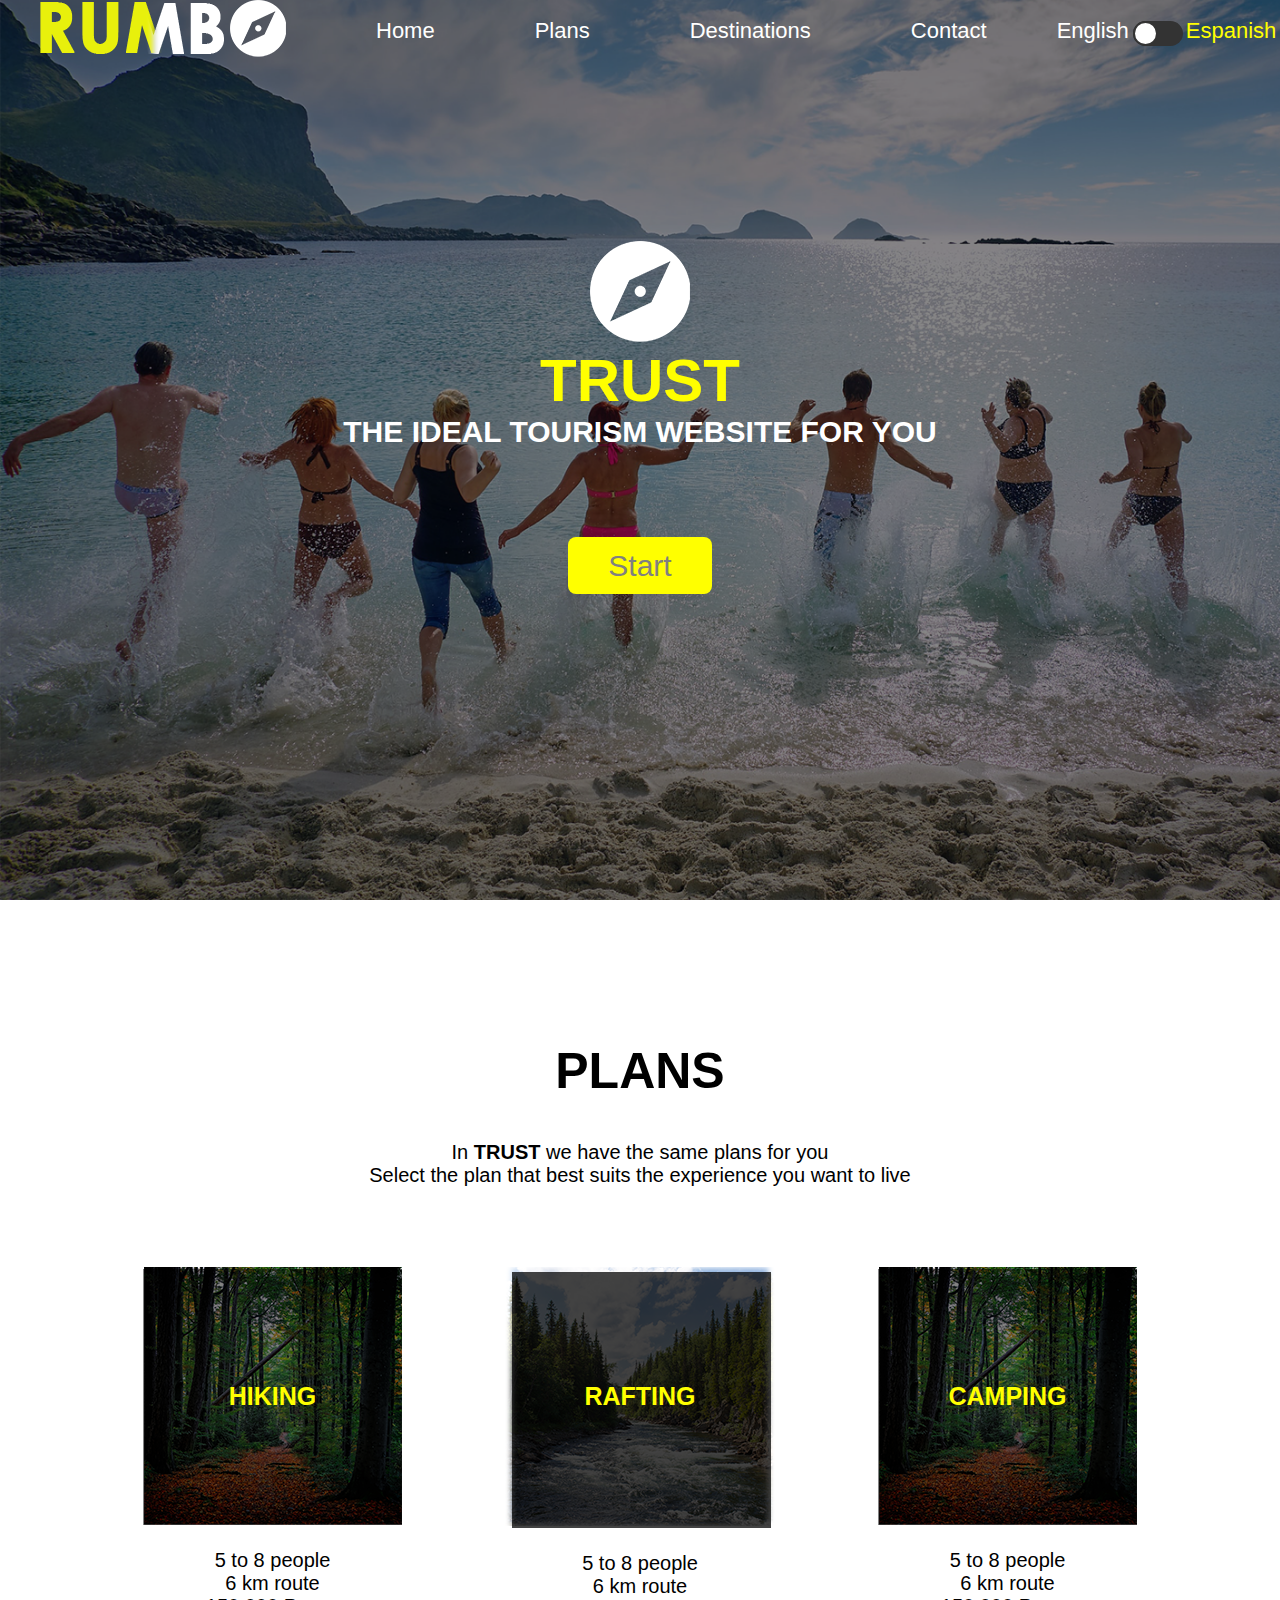
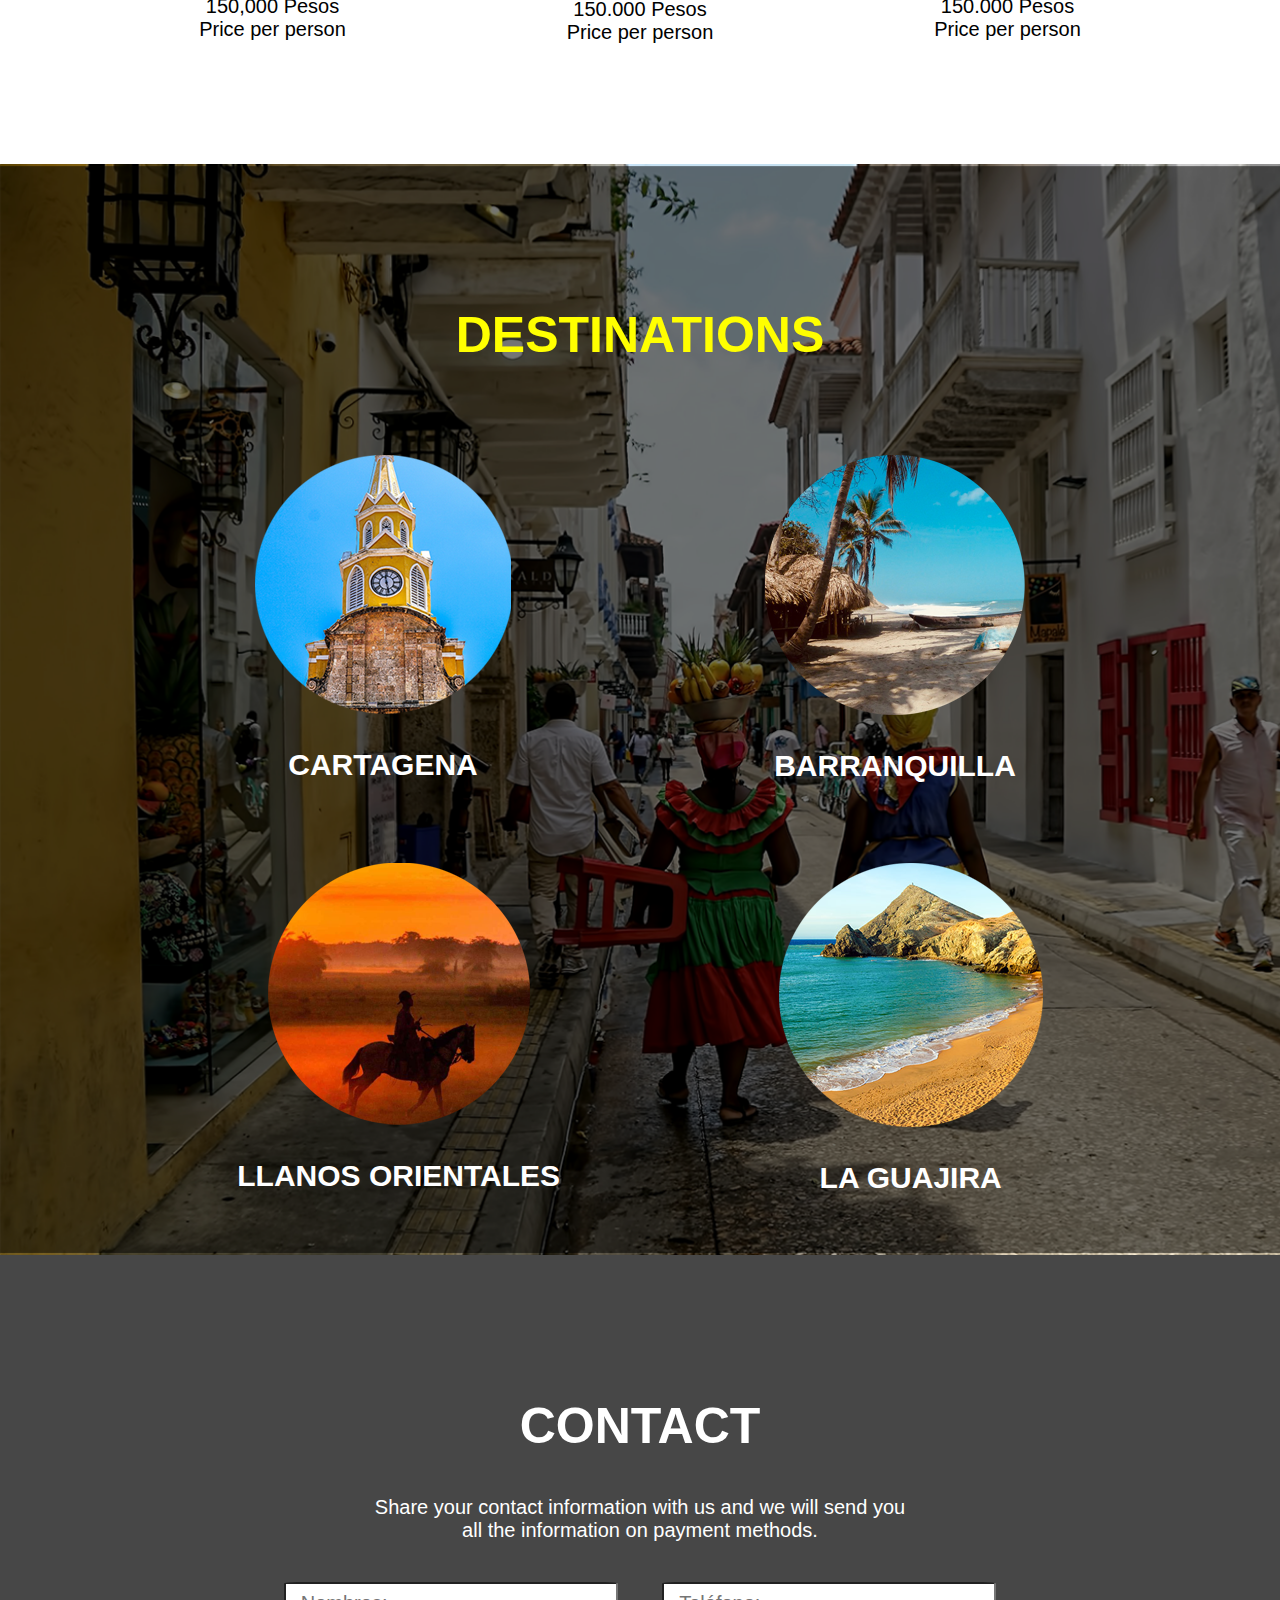
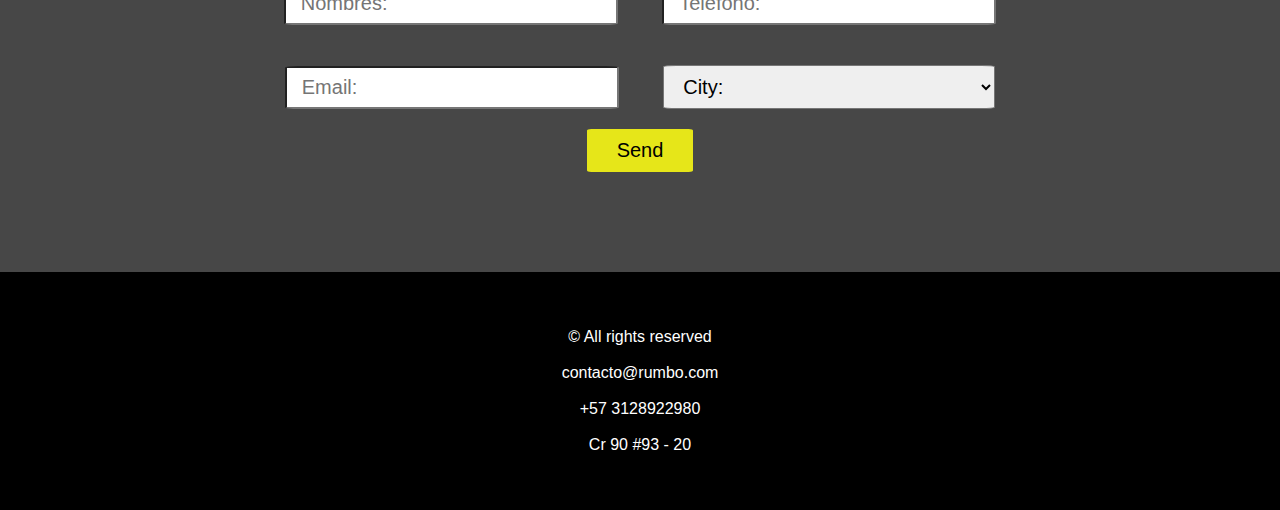
<file: index.html>
<!DOCTYPE html>
<html lang="en">
<head>
    <meta charset="UTF-8">
    <meta http-equiv="X-UA-Compatible" content="IE=edge">
    <meta name="viewport" content="width=device-width, initial-scale=1.0">
    <title>Rumbo-website</title>
    <link rel="stylesheet" href="css/style.css">
</head>


<body>


    <header>
        <nav>
            <a href="index.html"> <img src="img/logo.png" alt="imagen  logo"></a>
            <ul>
                <li> <a href="#"> Home</a></li>
                <li> <a href="#planes"> Plans</a></li>
                <li> <a href="#destinos"> Destinations</a></li>
                <li> <a href="#contacto"> Contact</a></li>
                <li  class="checkbox"><p class="en">English</p><input type="checkbox" id="check"><p class="es">Espanish</p></li>
            </ul>
        </nav>
        <div id="hero">
            <img src="img/brujula.png" alt="Imagen brujula">
            <h1>TRUST</h1>
            <h2>THE IDEAL TOURISM WEBSITE FOR YOU</h2>
            <a href="a"> Start</a>
        </div>
    </header>



    <main>
        <section id="planes">
            <div class="container">
                <h2>PLANS</h2>
                <P>In <b>TRUST</b>  we have the same plans for you <br>
                    Select the plan that best suits the experience you want to live</P>
                <div class="fila">


                    <div class="card">
                        <img src="img/senderismo.png" alt="Una imagen de un bosque, haciendo referencia a senderismo">
                        <h3>HIKING</h3>
                        <P>5 to 8 people <br>
                            6 km route <br>
                            150,000 Pesos <br>
                            Price per person</P>
                    </div>



                    <div class="card">
                        <img src="img/canotaje.png" alt="Una imagen de un bosque, haciendo referencia a senderismo">
                        <h3>RAFTING</h3>
                        <P>5 to 8 people <br>
                            6 km route <br>
                            150.000 Pesos <br>
                            Price per person</P>
                    </div>



                    <div class="card">
                        <img src="img/senderismo.png" alt="Una imagen de un bosque, haciendo referencia a senderismo">
                        <h3>CAMPING</h3>
                        <P>5 to 8 people <br>
                            6 km route <br>
                            150.000 Pesos <br>
                            Price per person</P>
                    </div>



                </div>
            </div>
        </section>









        <section id="destinos">
            <div class="container">
                <h2>DESTINATIONS</h2>
                <div class="fila">
                    <div class="card">
                        <img src="img/cartagena.png" alt="">
                        <h3>CARTAGENA</h3>
                        
                    </div>


                    <div class="card">
                        <img src="img/barranquilla.png" alt="">
                        <h3>BARRANQUILLA</h3>
                        
                    </div>
                </div>


                <div class="fila">
                    <div class="card">
                        <img src="img/llanos.png" alt="">
                        <h3>LLANOS ORIENTALES</h3>
                        
                    </div>


                    <div class="card">
                        <img src="img/laguajira.png" alt="">
                        <h3>LA GUAJIRA</h3>
                        
                    </div>
                </div>


                
            </div>


            



        </section>
           








        <section id="contacto">
            <div class="container">
                <h2>CONTACT</h2>
                <P>Share your contact information with us and we will send you <br> 
                    all the information on payment methods.</P>
                <form action="#">


                    <div class="fila">
                        <input type="text" placeholder= "Nombres:">
                        <input type="text" placeholder= "Teléfono:">
                    </div>


                    <div class="fila">
                        <input type="email" placeholder= "Email:">
                        <select name="" id="">
                            <option value="">City:</option>
                            <option value="">Armenia</option>
                            <option value="">Chía</option>
                            <option value="">Medellín</option>
                            <option value="">Cartagena</option>
                            <option value="">Cajicá</option>
                            <option value="">Zipaquirá</option>
                            <option value="">Sopó</option>
                            <option value="">Tocancipá</option>
                        </select>
                    </div>


                    <button>Send</button>


                </form>
            </div>

        </section>
    </main>
    <footer>
        <p>
            © All rights reserved <br> <br> contacto@rumbo.com <br> <br> +57 3128922980 <br> <br> Cr 90 #93 - 20
        </p>
    </footer>
    <script src="./js/app.js"></script>
</body>
</html>
</file>
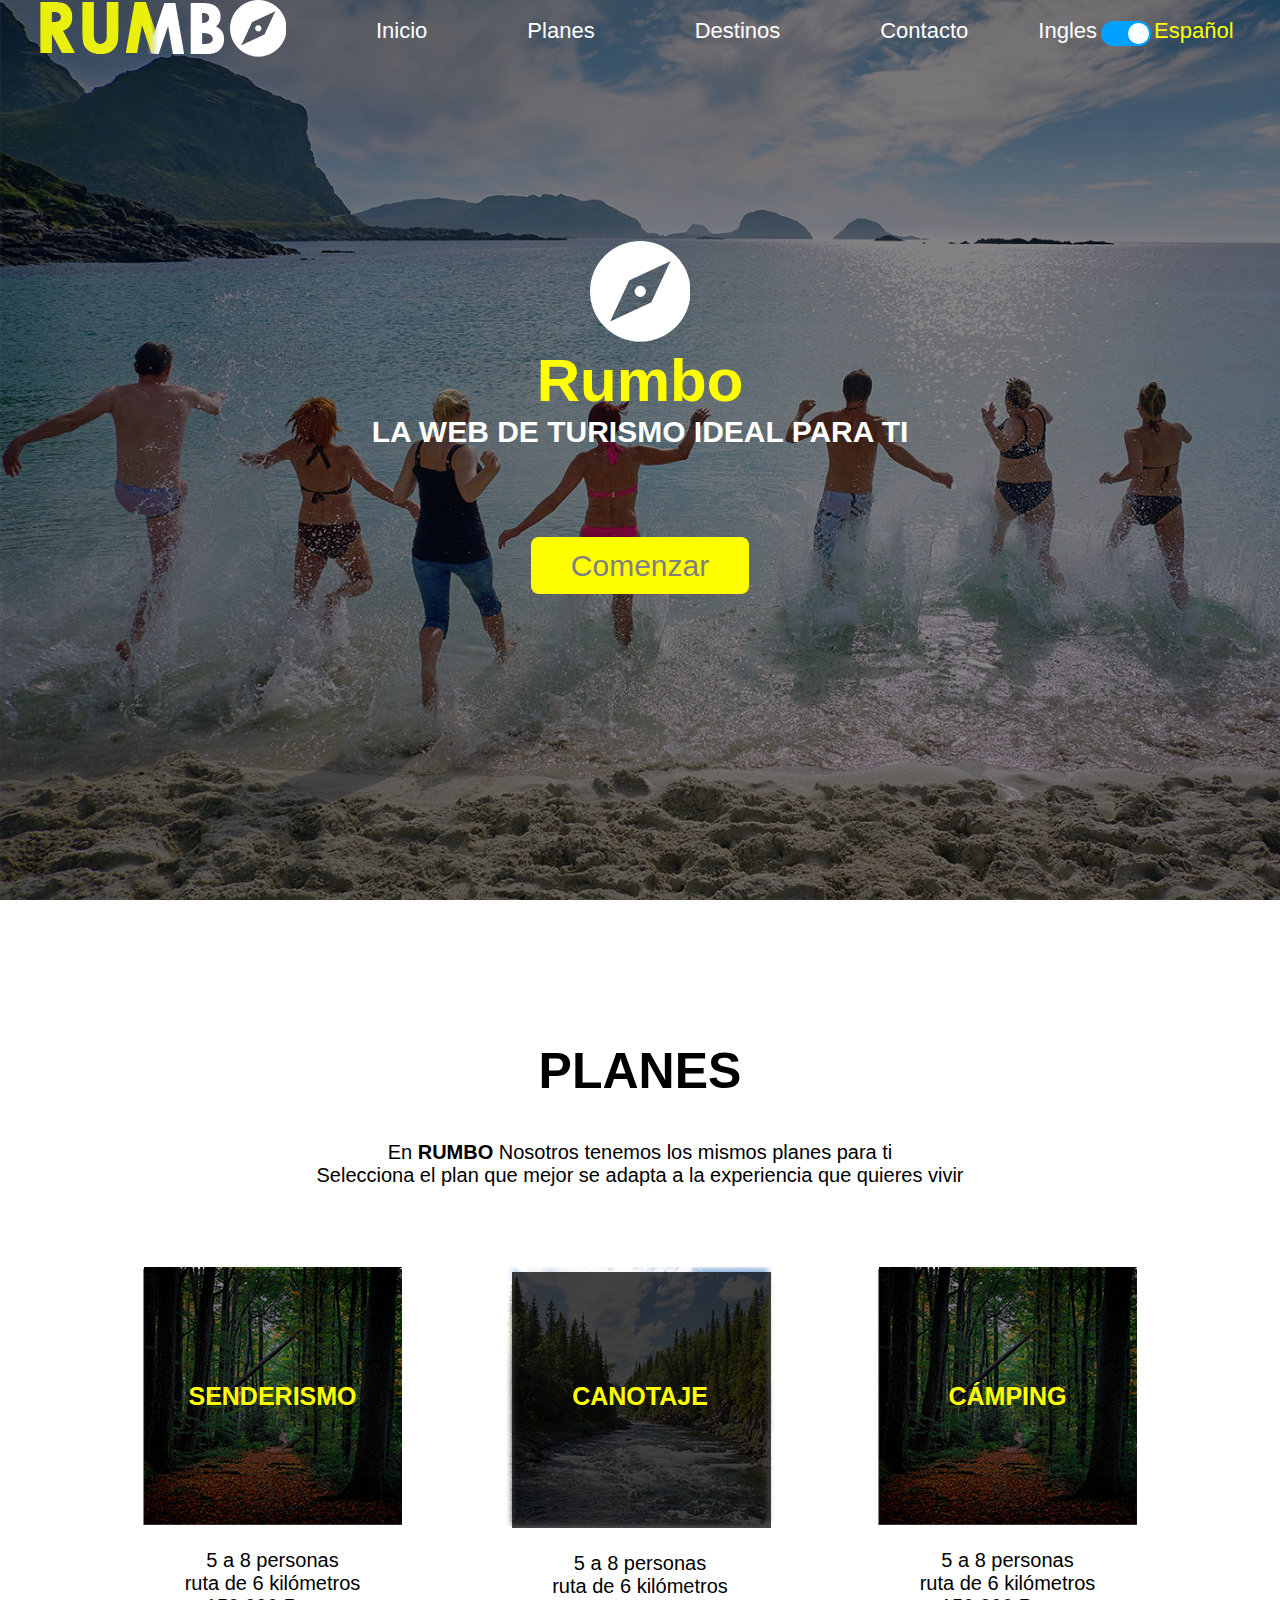
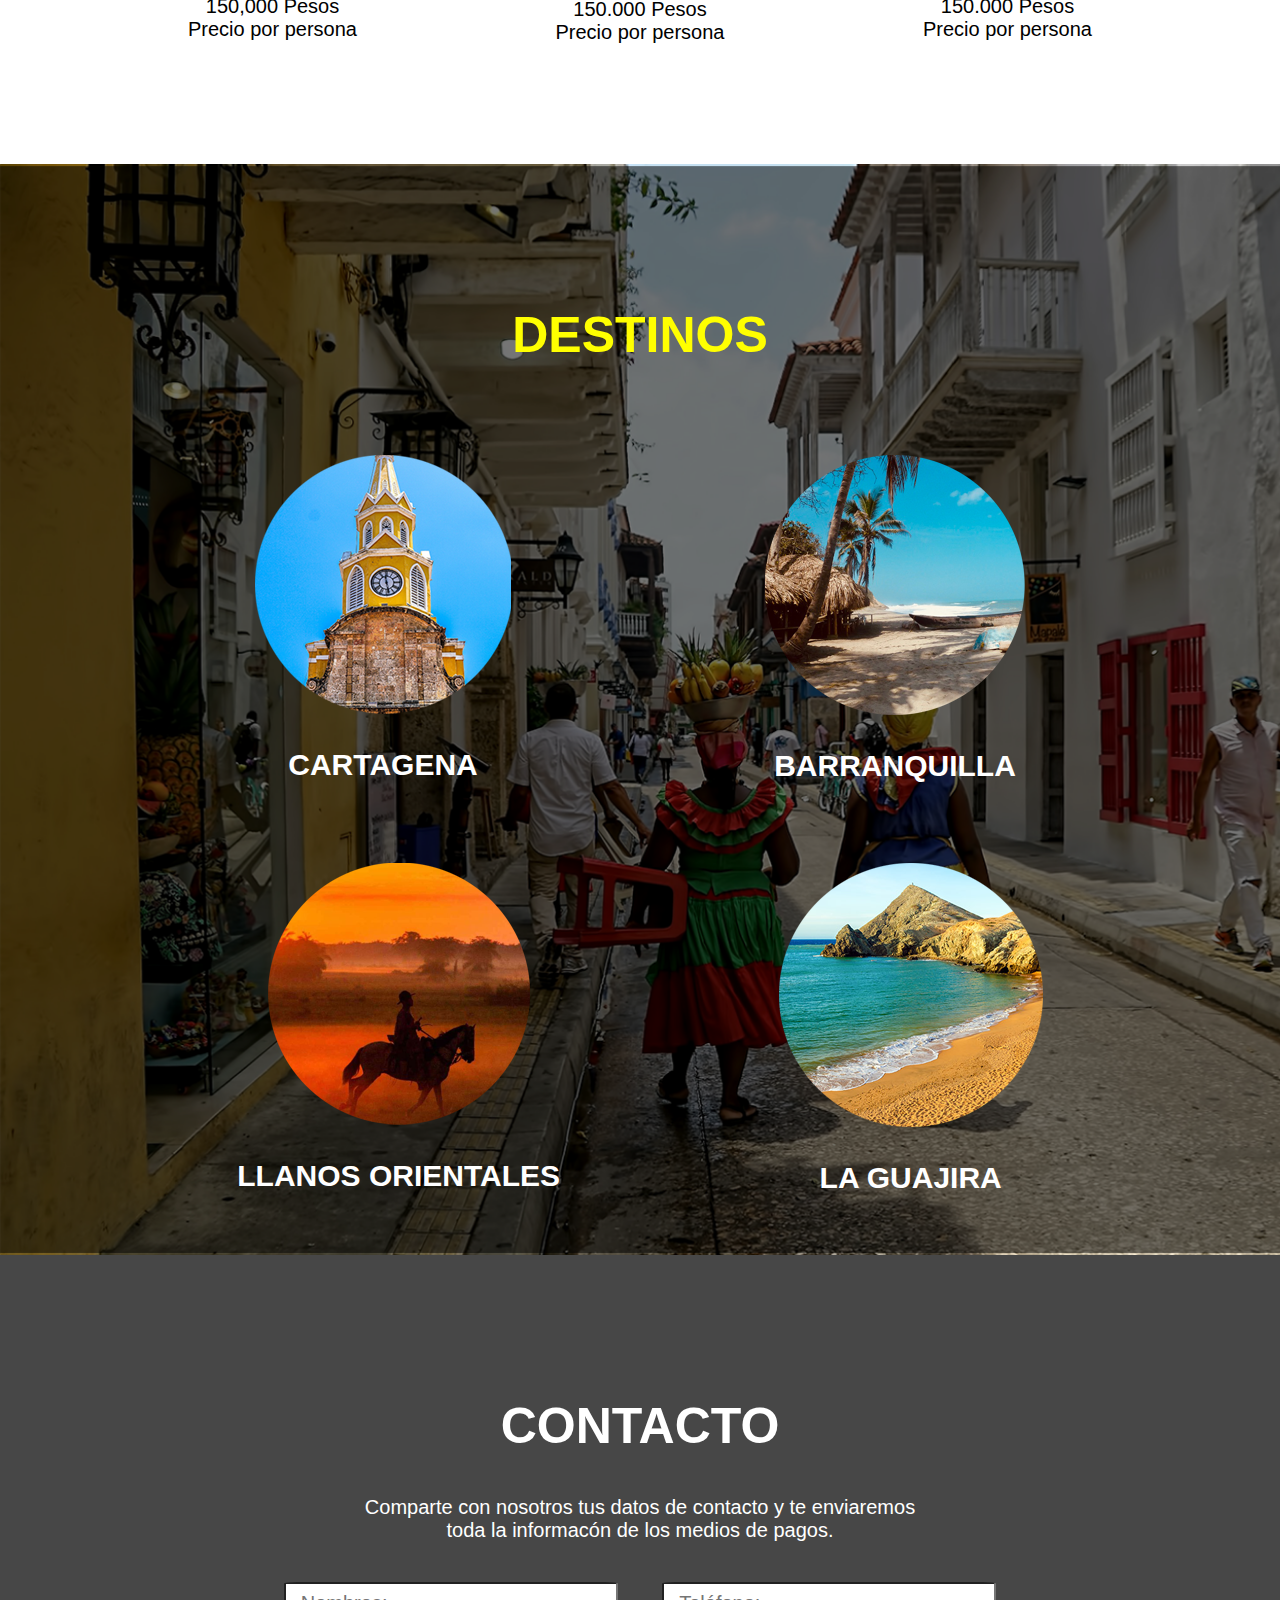
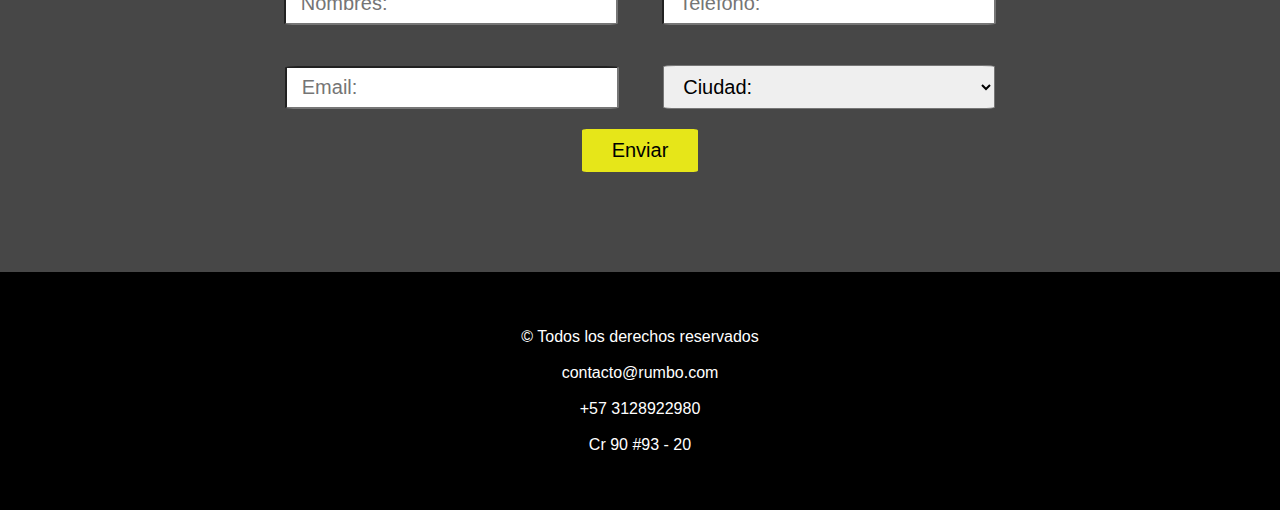
<file: es/index.html>
<!DOCTYPE html>
<html lang="en">
<head>
    <meta charset="UTF-8">
    <meta http-equiv="X-UA-Compatible" content="IE=edge">
    <meta name="viewport" content="width=device-width, initial-scale=1.0">
    <title>Rumbo-website</title>
    <link rel="stylesheet" href="../css/style.css">
</head>


<body>


    <header>
        <nav>
            <a href="index.html"> <img src="../img/logo.png" alt="imagen  logo"></a>
            <ul>
                <li> <a href="#"> Inicio</a></li>
                <li> <a href="#planes"> Planes</a></li>
                <li> <a href="#destinos"> Destinos</a></li>
                <li> <a href="#contacto"> Contacto</a></li>
                <li  class="checkbox"><p class="en">Ingles</p><input type="checkbox" id="check" checked><p class="es">Español</p></li>
            </ul>
        </nav>
        <div id="hero">
            <img src="../img/brujula.png" alt="Imagen brujula">
            <h1>Rumbo</h1>
            <h2>LA WEB DE TURISMO IDEAL PARA TI</h2>
            <a href="a"> Comenzar</a>
        </div>
    </header>



    <main>
        <section id="planes">
            <div class="container">
                <h2>PLANES</h2>
                <P>En <b>RUMBO</b>  Nosotros tenemos los mismos planes para ti <br>
                    Selecciona el plan que mejor se adapta a la experiencia que quieres vivir</P>
                <div class="fila">


                    <div class="card">
                        <img src="../img/senderismo.png" alt="Una imagen de un bosque, haciendo referencia a senderismo">
                        <h3>SENDERISMO</h3>
                        <P>5 a 8 personas <br>
                            ruta de 6 kilómetros <br>
                            150,000 Pesos <br>
                            Precio por persona</P>
                    </div>



                    <div class="card">
                        <img src="../img/canotaje.png" alt="Una imagen de un bosque, haciendo referencia a senderismo">
                        <h3>CANOTAJE</h3>
                        <P>5 a 8 personas <br>
                            ruta de 6 kilómetros <br>
                            150.000 Pesos <br>
                            Precio por persona</P>
                    </div>



                    <div class="card">
                        <img src="../img/senderismo.png" alt="Una imagen de un bosque, haciendo referencia a senderismo">
                        <h3>CÁMPING</h3>
                        <P>5 a 8 personas <br>
                            ruta de 6 kilómetros <br>
                            150.000 Pesos <br>
                            Precio por persona</P>
                    </div>



                </div>
            </div>
        </section>









        <section id="destinos">
            <div class="container">
                <h2>DESTINOS</h2>
                <div class="fila">
                    <div class="card">
                        <img src="../img/cartagena.png" alt="">
                        <h3>CARTAGENA</h3>
                        
                    </div>


                    <div class="card">
                        <img src="../img/barranquilla.png" alt="">
                        <h3>BARRANQUILLA</h3>
                        
                    </div>
                </div>


                <div class="fila">
                    <div class="card">
                        <img src="../img/llanos.png" alt="">
                        <h3>LLANOS ORIENTALES</h3>
                        
                    </div>


                    <div class="card">
                        <img src="../img/laguajira.png" alt="">
                        <h3>LA GUAJIRA</h3>
                        
                    </div>
                </div>


                
            </div>


            



        </section>
           








        <section id="contacto">
            <div class="container">
                <h2>CONTACTO</h2>
                <P>Comparte con nosotros tus datos de contacto y te enviaremos <br> 
                    toda la informacón de los medios de pagos.</P>
                <form action="#">


                    <div class="fila">
                        <input type="text" placeholder= "Nombres:">
                        <input type="text" placeholder= "Teléfono:">
                    </div>


                    <div class="fila">
                        <input type="email" placeholder= "Email:">
                        <select name="" id="">
                            <option value="">Ciudad:</option>
                            <option value="">Armenia</option>
                            <option value="">Chía</option>
                            <option value="">Medellín</option>
                            <option value="">Cartagena</option>
                            <option value="">Cajicá</option>
                            <option value="">Zipaquirá</option>
                            <option value="">Sopó</option>
                            <option value="">Tocancipá</option>
                        </select>
                    </div>


                    <button>Enviar</button>


                </form>
            </div>

        </section>
    </main>
    <footer>
        <p>
            © Todos los derechos reservados <br> <br> contacto@rumbo.com <br> <br> +57 3128922980 <br> <br> Cr 90 #93 - 20
        </p>
    </footer>
    <script src="../js/app.js"></script>
</body>
</html>
</file>
<file: css/style.css>
body{
    margin: 0;
    padding: 0;
    font-family: "montserrat", sans-serif;
}

header{
    width: 100%;
    background: url(../img/bg-header.png);
    background-size: cover;
    height: 100vh;
}
.checkbox{
    display: flex;
    flex-flow: row wrap;
    align-items: flex-start;
    font-size: 22px;
    width: 30rem;
}
.en{
    color: white;
    margin: 0;
}
.es{
    color: yellow;
    margin: 0;
}
#check{
    position: relative;
    width: 50px;
}
#check::before{
    content: '';
    position: absolute;
    width: 50px;
    height: 25px;
    background-color: #333;
    border-radius: 25px;
}
#check::after{
    content: '';
    position: absolute;
    width: 25px;
    height: 25px;
    background-color: #fff;
    border-radius: 25px;
    transition: 0.25s;
    border: 2px solid #333;
    box-sizing: border-box;
}
#check:checked::after{
    left: 25px;
    border: 2px solid #00a1ff;
}
#check:checked::before{
    background: #00a1ff;
}

header nav{
    max-width: 1200px;
    width: 100%;
    margin: 0 auto;
    display: flex;
    justify-content: space-between;
    align-items: center;
    }
header nav ul{
    display: flex;
}
header nav ul li{
    list-style: none;
    margin: 0 20px;
}
header nav ul li a{
    font-size: 22px;
    color: white;
    text-decoration: none;
    border-top: 2px solid transparent;
    border-bottom: 2px solid transparent;
    padding: 12px 30px;
}
header nav ul li a:hover {
    border: 2px solid white;
}
header #hero{
    max-width: 1200px;
    width: 100%;
    margin: 0 auto;
    text-align: center;
    margin-top: 180px;
}
header #hero h1{
    color: yellow;
    font-size: 60px;
    margin: 0;
}
header #hero h2{
    color: white;
    font-size: 30px;
    margin: 0;
    margin-bottom: 100px;
}

header #hero a{
    background: yellow;
    padding: 12px 40px;
    text-decoration: none;
    font-size: 30px;
    border-radius: 8px;
    color: grey;
    transition: .5s;
}
header #hero a:hover{
    padding: 12px 60px;
    border-radius: 0;
    background: white;
}

/*SECCIÓN PLANES*/


#planes{
    width: 100%;
    padding-top: 100px;
    padding-bottom: 100px;
    text-align: center;
    background: white;

}

#planes .container{
    width: 100%;
    max-width: 1200px;
    margin: 0 auto;

}

#planes h2{
    font-size: 50px;

}

#planes p{
    font-size: 20px;

}

#planes .fila{
    
    display: flex;
    justify-content: space-evenly;
    padding-top: 60px;
}

#planes .fila .card{
    
    position: relative;

    

}


#planes .fila .card h3{
    color: yellow;
    font-size: 25px;
    position: absolute;
    top: 90px;
    left: 0;
    right:0;
   
}



/* SECCIÓN DESTINOS*/

#destinos{
    background: url(../img/bg-destinos.png);
    width: 100%;
    background-size: cover;
    padding-top: 100px;
    padding-bottom: 30px;
    text-align: center;
}


#destinos .container{
    width: 80%;
    max-width: 1200px;
    margin: 0 auto;

    
}


#destinos h2{
    color: yellow;
    font-size: 50px;
}


#destinos h3{
    font-size: 30px;
    color: white;
}

#destinos .fila{
    display: flex;
    justify-content: space-around;
    padding-top: 50px;
}


/* SECCIÓN CONTACTO */

#contacto{
    background: #474747;
    width: 100%;
    text-align: center;
    padding-top: 100px;
    padding-bottom: 100px;
}

#contacto .container{
    width: 100%;
    max-width: 1200px;
    margin: 0 auto;

}


#contacto h2{
    font-size: 50px;
    color: white;
}

#contacto p{
    font-size: 20px;
    color: white;
}

#contacto input{
    padding: 8px 15px;
    font-size: 20px;
    width: 300px;
    margin: 20px;
    border-radius: 4%;
}

#contacto select{
    padding: 9px 15px;
    font-size: 20px;
    width: 332px;
    margin: 20px;
    border-radius: 4%;
}

#contacto button{
    font-size: 20px;
    padding: 10px 30px;
    background: rgb(230, 230, 25);
    border-radius: 4%;
    border: none;
    color: rgb(0, 0, 0);
}

footer{
    background: black;
    text-align: center;
    color: white;
    padding-top: 40px;
    padding-bottom: 40px;
}

html{
    scroll-behavior: smooth;
}
</file>
